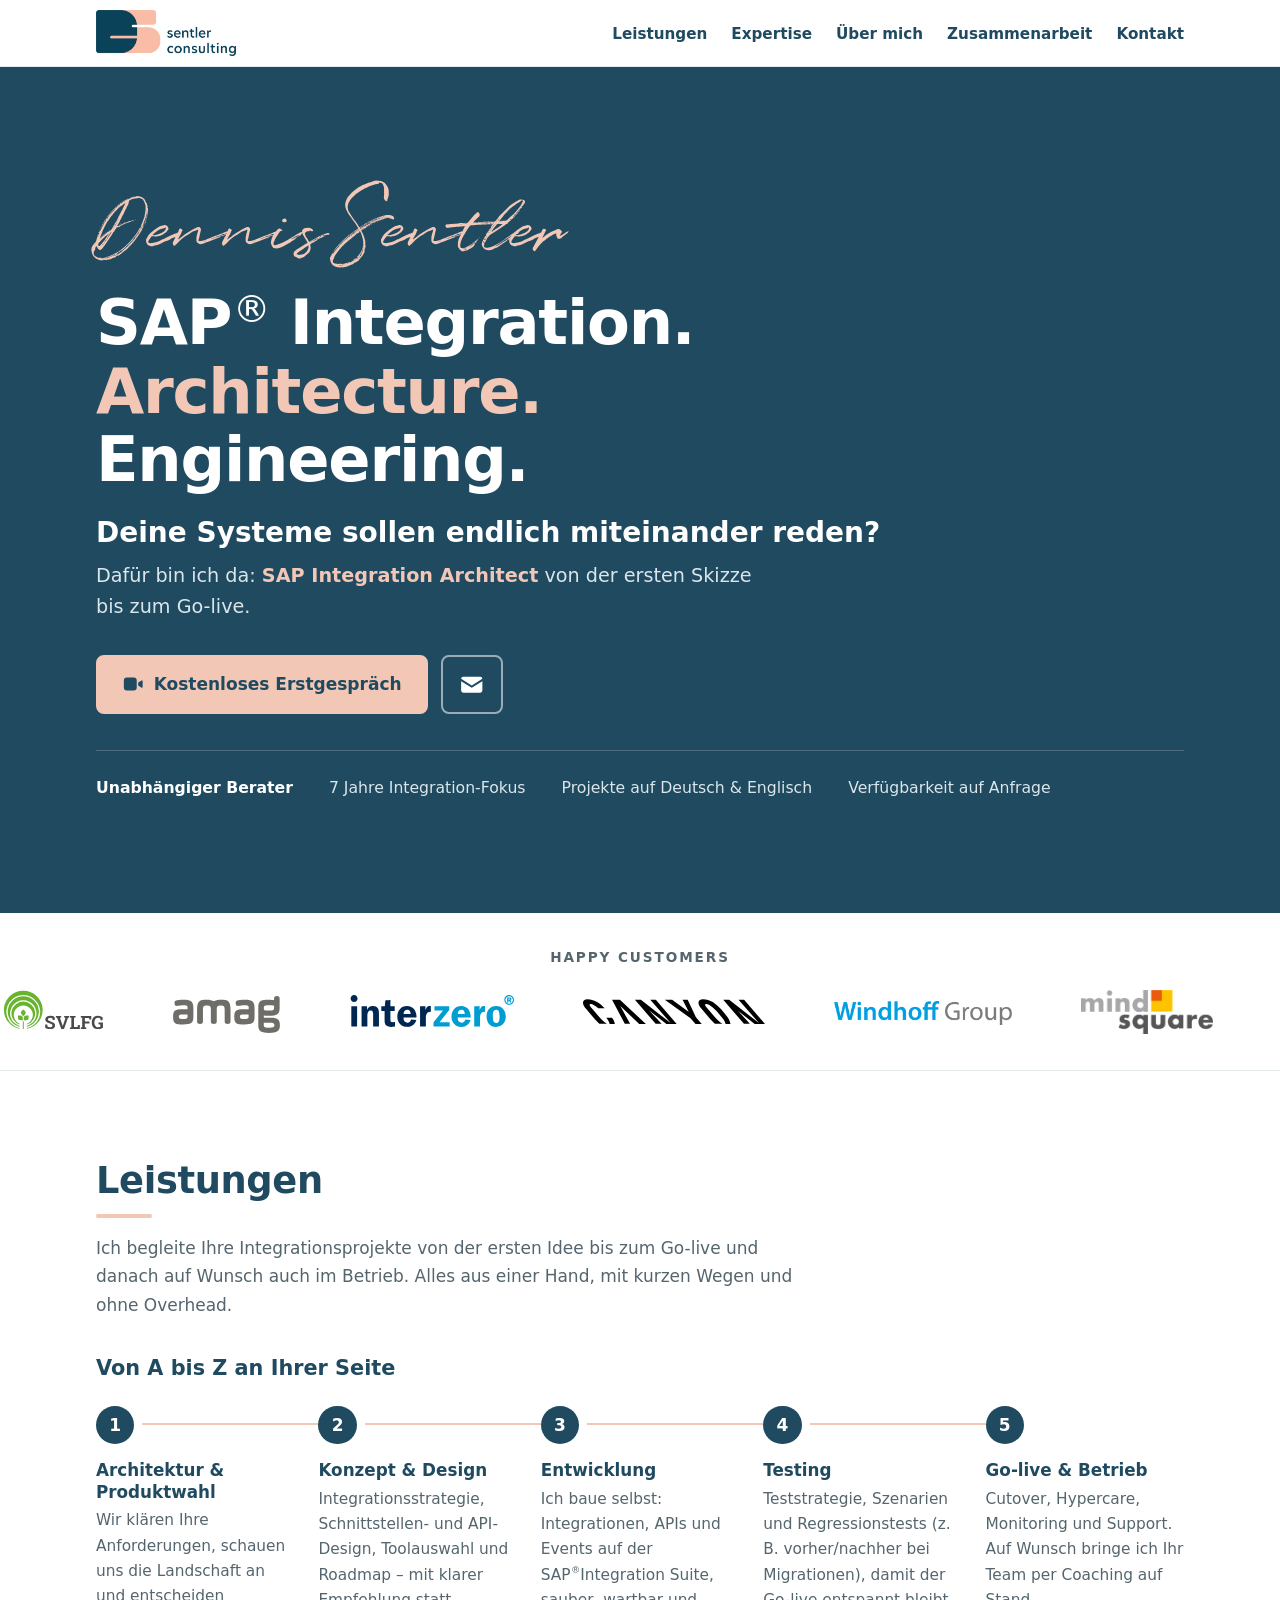
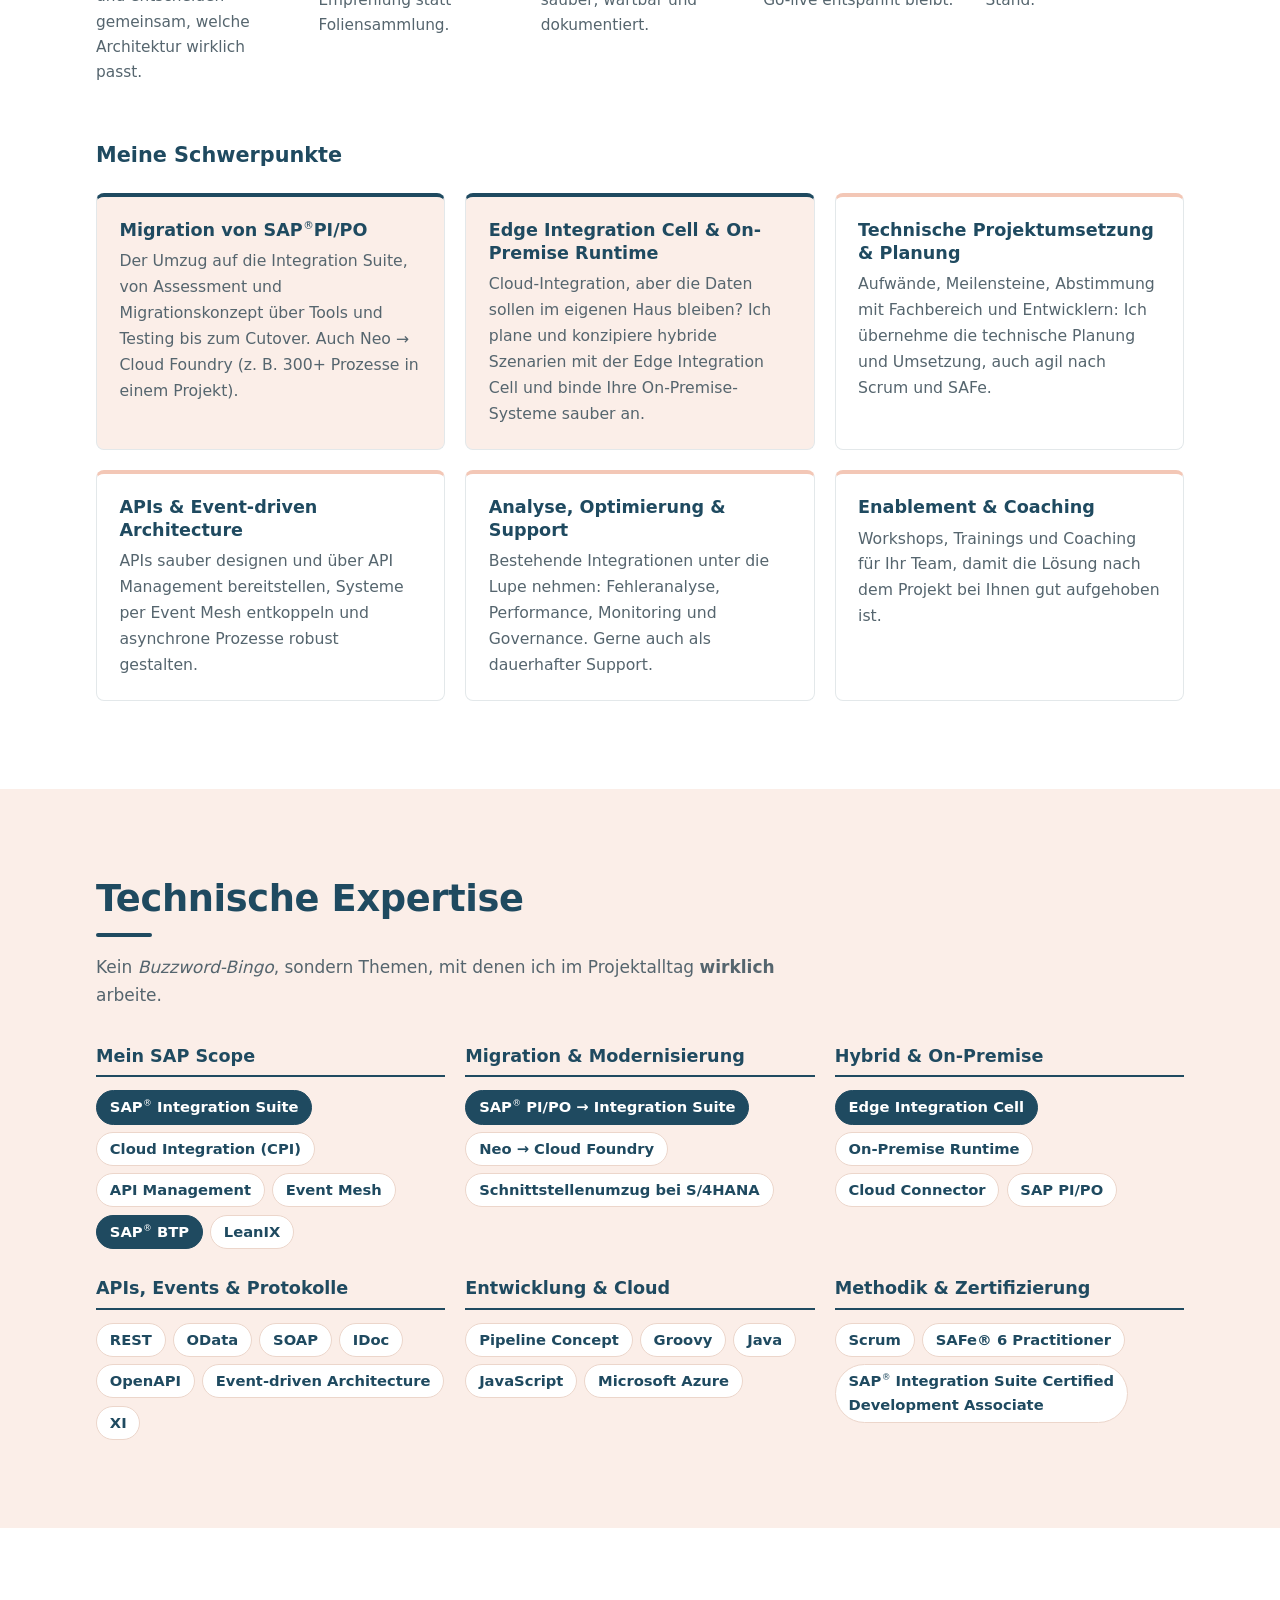
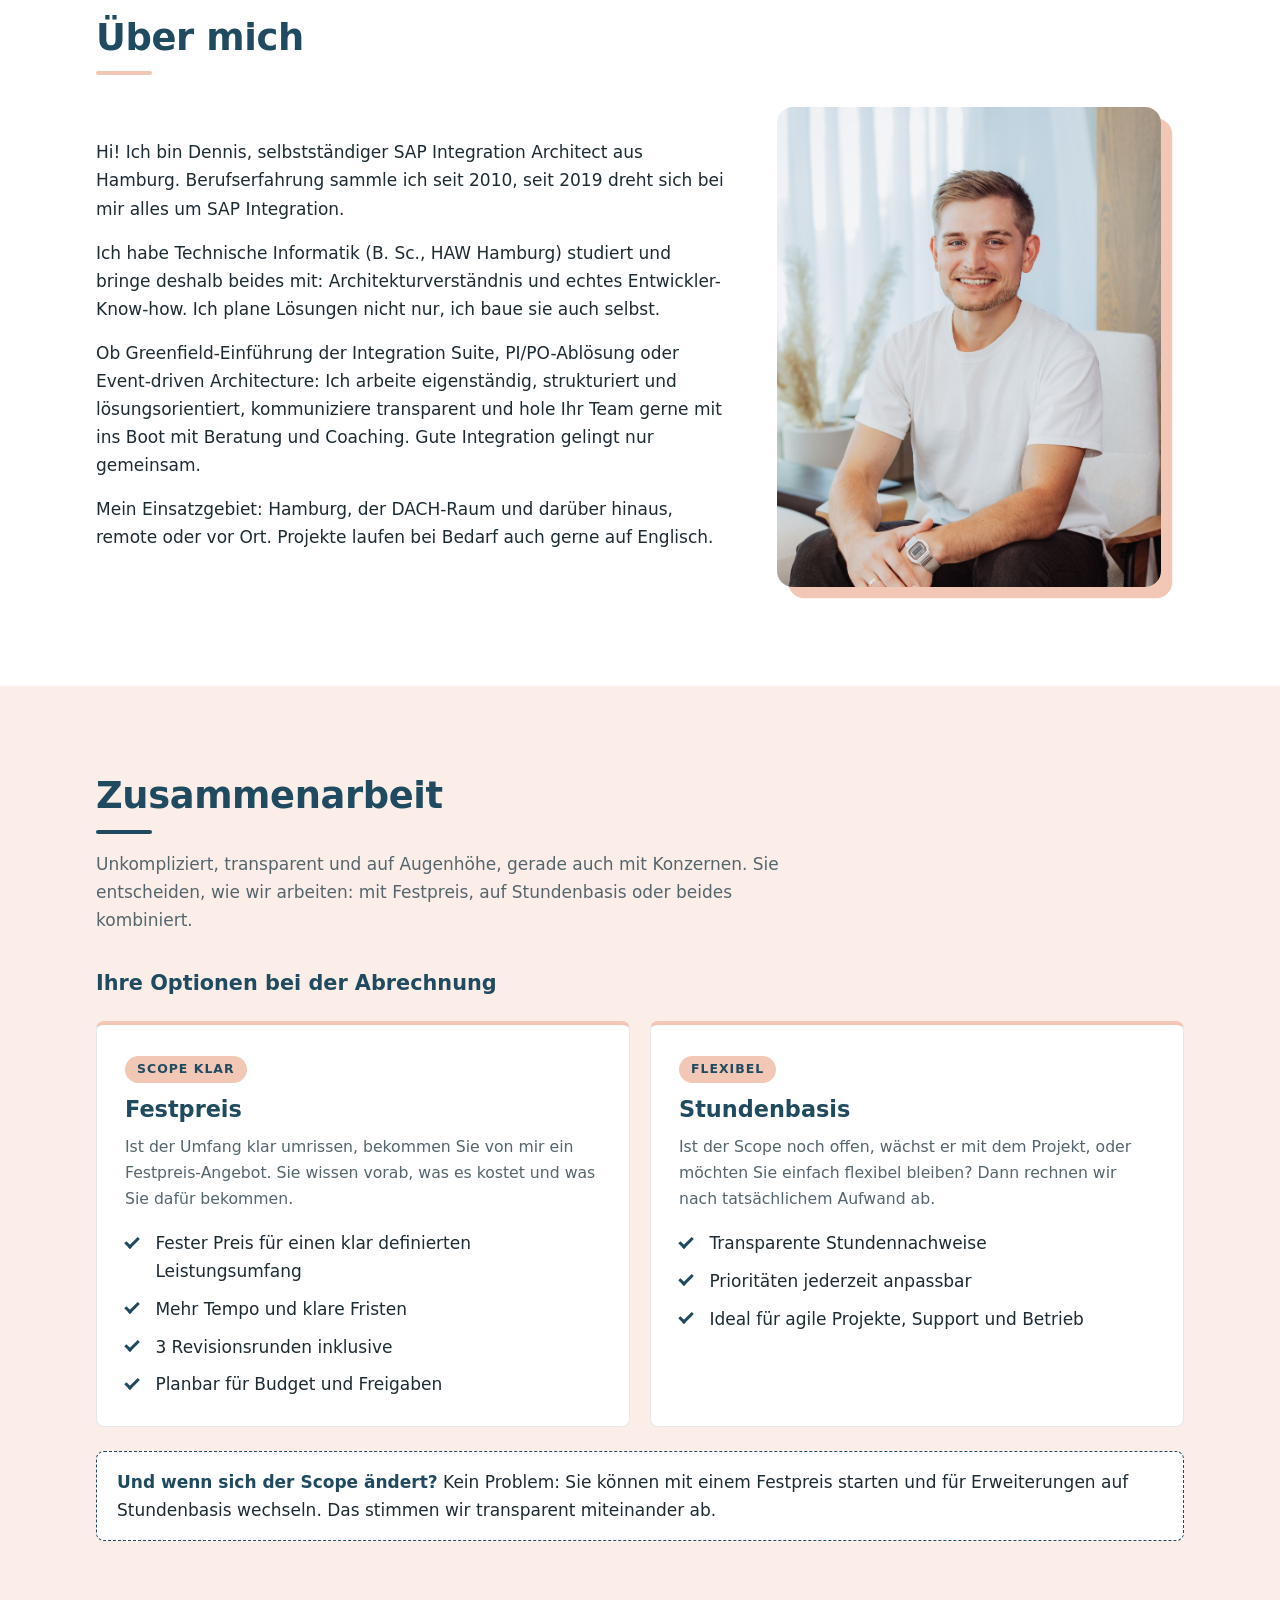
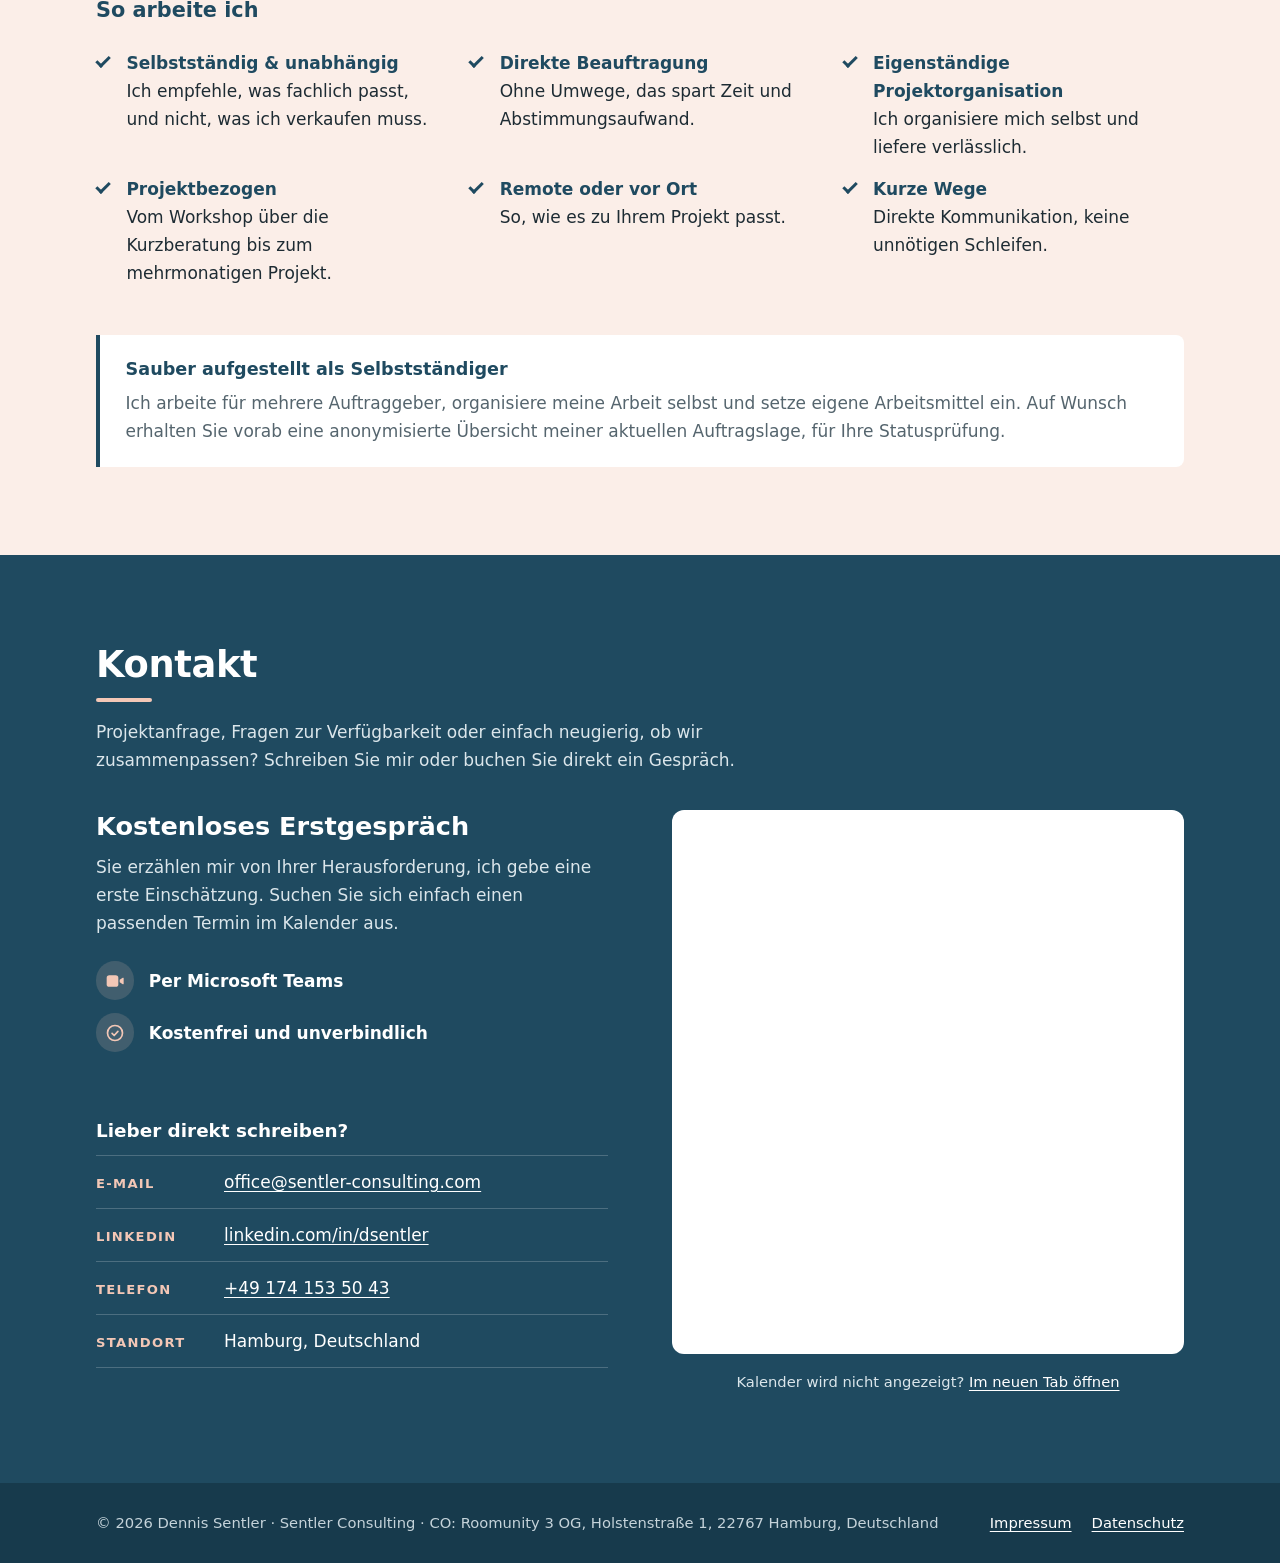
<file: index.html>
<!DOCTYPE html>
<html lang="de">
<head>
  <meta charset="utf-8">
  <meta name="viewport" content="width=device-width, initial-scale=1">
  <title>Dennis Sentler – SAP Integration Consultant &amp; Architect | Hamburg</title>
  <meta name="description" content="Unabhängiger SAP Integration Architect in Hamburg: SAP Integration Suite, PI/PO-Migration, Edge Integration Cell und API Management – von der Architektur bis zum Go-live.">
  <meta name="theme-color" content="#1f4a60">
  <meta name="robots" content="index, follow, max-snippet:-1, max-image-preview:large">
  <link rel="canonical" href="https://sentler-consulting.com/">
  <link rel="icon" type="image/png" href="/assets/favicon.png">
  <link rel="icon" type="image/svg+xml" href="assets/favicon.svg">
  <meta property="og:url" content="https://sentler-consulting.com/">
  <meta property="og:locale" content="de_DE">
  <meta property="og:site_name" content="Sentler Consulting">
  <meta name="twitter:card" content="summary_large_image">
  <script type="application/ld+json">
  {
    "@context": "https://schema.org",
    "@graph": [
      {
        "@type": "ProfessionalService",
        "@id": "https://sentler-consulting.com/#business",
        "name": "Sentler Consulting",
        "url": "https://sentler-consulting.com/",
        "logo": "https://sentler-consulting.com/assets/logo.png",
        "image": "https://sentler-consulting.com/assets/logo.png",
        "email": "office@sentler-consulting.com",
        "telephone": "+49 174 153 50 43",
        "description": "Unabhängiger SAP Integration Architect: SAP Integration Suite, PI/PO-Migration, Edge Integration Cell, API Management.",
        "address": {"@type": "PostalAddress", "addressLocality": "Hamburg", "addressCountry": "DE"},
        "areaServed": ["DE", "AT", "CH", "Europe"],
        "knowsLanguage": ["de", "en"],
        "founder": {"@id": "https://sentler-consulting.com/#person"},
        "serviceType": ["SAP Integration Suite", "SAP PI/PO Migration", "SAP Edge Integration Cell", "SAP BTP Integration", "Integration Architecture"]
      },
      {
        "@type": "Person",
        "@id": "https://sentler-consulting.com/#person",
        "name": "Dennis Sentler",
        "jobTitle": "SAP Integration Consultant & Architect",
        "url": "https://sentler-consulting.com/",
        "sameAs": ["https://www.linkedin.com/in/dsentler"],
        "worksFor": {"@id": "https://sentler-consulting.com/#business"},
        "knowsAbout": ["SAP Integration Suite", "SAP BTP", "SAP PI/PO", "Edge Integration Cell", "API Management"]
      },
      {
        "@type": "WebSite",
        "url": "https://sentler-consulting.com/",
        "name": "Sentler Consulting",
        "inLanguage": "de"
      }
    ]
  }
  </script>
  <meta property="og:title" content="Dennis Sentler – SAP Integration Consultant &amp; Architect">
  <meta property="og:description" content="SAP Integration Suite, PI/PO-Migration und Edge Integration Cell – unabhängig, direkt, aus Hamburg.">
  <meta property="og:type" content="website">
  <meta property="og:image" content="https://sentler-consulting.com/assets/logo.png">
  <link rel="stylesheet" href="styles.css?v=20261106-cta2">
</head>
<body>
  <a class="skip" href="#main">Zum Inhalt springen</a>

  <header class="site-header" id="top">
    <div class="wrap">
      <a class="brand" href="#main" aria-label="Sentler Consulting – Seitenanfang">
        <picture>
          <source media="(max-width: 40rem)" srcset="assets/logo-mark.png" width="400" height="271">
          <img src="assets/logo.png" alt="Sentler Consulting" width="1000" height="332">
        </picture>
      </a>
      <nav aria-label="Hauptnavigation">
        <ul>
          <li><a href="#leistungen">Leistungen</a></li>
          <li><a href="#expertise">Expertise</a></li>
          <li><a href="#ueber-mich">Über mich</a></li>
          <li><a href="#zusammenarbeit">Zusammenarbeit</a></li>
          <li><a href="#kontakt">Kontakt</a></li>
        </ul>
      </nav>
    </div>
  </header>

  <main id="main">
    <section class="hero" aria-labelledby="hero-title">
      <div class="wrap">
        <img class="signature" src="assets/name-script.svg" alt="Dennis Sentler" width="320" height="60">
        <h1 id="hero-title">SAP<sup class="reg">®</sup> Integration. <span>Architecture.</span> Engineering.</h1>
        <p class="lead"><span class="lead-hook"><span>Deine Systeme sollen endlich</span> <span>miteinander reden?</span></span><span class="lead-body">Dafür bin ich da: <strong>SAP Integration Architect</strong> von der ersten Skizze bis zum <span class="nw">Go-live</span>.</span></p>
        <div class="cta">
          <a class="btn btn-primary" href="#termin"><svg class="icon" viewBox="0 0 24 24" aria-hidden="true" focusable="false"><rect x="2" y="5" width="14" height="14" rx="3.2"/><path d="m17.6 10.4 3.7-2.3a.7.7 0 0 1 1.1.6v6.6a.7.7 0 0 1-1.1.6l-3.7-2.3z"/></svg>Kostenloses Erstgespräch</a>
          <a class="btn btn-ghost btn-icon" href="mailto:office@sentler-consulting.com" aria-label="E-Mail schreiben" title="office@sentler-consulting.com"><svg class="icon" viewBox="0 0 24 24" aria-hidden="true" focusable="false"><path d="M4 4.5h16A2 2 0 0 1 22 6.4L12 12.6 2 6.4A2 2 0 0 1 4 4.5z"/><path d="m2 8.7 10 6.2 10-6.2V17.5a2 2 0 0 1-2 2H4a2 2 0 0 1-2-2z"/></svg></a>
        </div>
        <ul class="facts">
          <li><strong>Unabhängiger Berater</strong></li>
          <li>7 Jahre Integration-Fokus</li>
          <li>Projekte auf Deutsch &amp; Englisch</li>
          <li>Verfügbarkeit auf Anfrage</li>
        </ul>
      </div>
    </section>

    <section id="referenzen" class="refs" aria-labelledby="ref-title">
      <div class="wrap">
        <h2 id="ref-title">Happy Customers</h2>
      </div>
      <div class="marquee">
        <ul class="marquee-track">
            <li class="svlfg"><img src="assets/customer_svlfg.svg" alt="SVLFG" decoding="async"></li>
            <li class="amag"><img src="assets/customer_AMAG_logo.svg" alt="AMAG" decoding="async"></li>
            <li class="interzero"><img src="assets/customer_interzero.svg" alt="Interzero" decoding="async"></li>
            <li class="canyon"><img src="assets/customer_CanyonBicycles.svg" alt="Canyon" decoding="async"></li>
            <li class="windhoff"><img src="assets/customer_windhoff_logo.png" alt="Windhoff Group" decoding="async"></li>
            <li class="mindsquare"><img src="assets/customer_Mindsquare_Logo.png" alt="mindsquare" decoding="async"></li>
        </ul>
        <ul class="marquee-track" aria-hidden="true">
            <li class="svlfg"><img src="assets/customer_svlfg.svg" alt="" decoding="async"></li>
            <li class="amag"><img src="assets/customer_AMAG_logo.svg" alt="" decoding="async"></li>
            <li class="interzero"><img src="assets/customer_interzero.svg" alt="" decoding="async"></li>
            <li class="canyon"><img src="assets/customer_CanyonBicycles.svg" alt="" decoding="async"></li>
            <li class="windhoff"><img src="assets/customer_windhoff_logo.png" alt="" decoding="async"></li>
            <li class="mindsquare"><img src="assets/customer_Mindsquare_Logo.png" alt="" decoding="async"></li>
        </ul>
      </div>
    </section>

    <section id="leistungen" aria-labelledby="leistungen-title">
      <div class="wrap">
        <h2 id="leistungen-title">Leistungen</h2>
        <p class="intro">Ich begleite Ihre Integrationsprojekte von der ersten Idee bis zum <span class="nw">Go-live</span> und danach auf Wunsch auch im Betrieb. Alles aus einer Hand, mit kurzen Wegen und ohne Overhead.</p>

        <h3 class="sub">Von A bis Z an Ihrer Seite</h3>
        <ol class="steps">
          <li>
            <h4>Architektur &amp; Produktwahl</h4>
            <p>Wir klären Ihre Anforderungen, schauen uns die Landschaft an und entscheiden gemeinsam, welche Architektur wirklich passt.</p>
          </li>
          <li>
            <h4>Konzept &amp; Design</h4>
            <p>Integrationsstrategie, Schnittstellen- und API-Design, Toolauswahl und Roadmap – mit klarer Empfehlung statt Foliensammlung.</p>
          </li>
          <li>
            <h4>Entwicklung</h4>
            <p>Ich baue selbst: Integrationen, APIs und Events auf der SAP<sup class="reg">®</sup>Integration Suite, sauber, wartbar und dokumentiert.</p>
          </li>
          <li>
            <h4>Testing</h4>
            <p>Teststrategie, Szenarien und Regressionstests (z. B. vorher/nachher bei Migrationen), damit der <span class="nw">Go-live</span> entspannt bleibt.</p>
          </li>
          <li>
            <h4>Go-live &amp; Betrieb</h4>
            <p>Cutover, Hypercare, Monitoring und Support. Auf Wunsch bringe ich Ihr Team per Coaching auf Stand.</p>
          </li>
        </ol>

        <h3 class="sub">Meine Schwerpunkte</h3>
        <div class="grid">
          <article class="card key">
            <h3>Migration von SAP<sup class="reg">®</sup>PI/PO</h3>
            <p>Der Umzug auf die Integration Suite, von Assessment und Migrationskonzept über Tools und Testing bis zum Cutover. Auch Neo → Cloud Foundry (z. B. 300+ Prozesse in einem Projekt).</p>
          </article>
          <article class="card key">
            <h3>Edge Integration Cell &amp; On-Premise Runtime</h3>
            <p>Cloud-Integration, aber die Daten sollen im eigenen Haus bleiben? Ich plane und konzipiere hybride Szenarien mit der Edge Integration Cell und binde Ihre On-Premise-Systeme sauber an.</p>
          </article>
          <article class="card">
            <h3>Technische Projektumsetzung &amp; Planung</h3>
            <p>Aufwände, Meilensteine, Abstimmung mit Fachbereich und Entwicklern: Ich übernehme die technische Planung und Umsetzung, auch agil nach Scrum und SAFe.</p>
          </article>
          <article class="card">
            <h3>APIs &amp; Event-driven Architecture</h3>
            <p>APIs sauber designen und über API Management bereitstellen, Systeme per Event Mesh entkoppeln und asynchrone Prozesse robust gestalten.</p>
          </article>
          <article class="card">
            <h3>Analyse, Optimierung &amp; Support</h3>
            <p>Bestehende Integrationen unter die Lupe nehmen: Fehleranalyse, Performance, Monitoring und Governance. Gerne auch als dauerhafter Support.</p>
          </article>
          <article class="card">
            <h3>Enablement &amp; Coaching</h3>
            <p>Workshops, Trainings und Coaching für Ihr Team, damit die Lösung nach dem Projekt bei Ihnen gut aufgehoben ist.</p>
          </article>
        </div>
      </div>
    </section>

    <section id="expertise" class="alt" aria-labelledby="expertise-title">
      <div class="wrap">
        <h2 id="expertise-title">Technische Expertise</h2>
        <p class="intro">Kein <i>Buzzword-Bingo</i>, sondern Themen, mit denen ich im Projektalltag <b>wirklich</b> arbeite.</p>
        <div class="skills">
          <div>
            <h3>Mein SAP Scope</h3>
            <ul class="tags"><li class="key">SAP<sup class="reg">®</sup> Integration Suite</li><li>Cloud Integration (CPI)</li><li>API Management</li><li>Event Mesh</li><li class="key">SAP<sup class="reg">®</sup> BTP</li><li>LeanIX</li></ul>
          </div>
          <div>
            <h3>Migration &amp; Modernisierung</h3>
            <ul class="tags"><li class="key">SAP<sup class="reg">®</sup> PI/PO → Integration Suite</li><li>Neo → Cloud Foundry</li><li>Schnittstellenumzug bei S/4HANA</li></ul>
          </div>
          <div>
            <h3>Hybrid &amp; On-Premise</h3>
            <ul class="tags"><li class="key">Edge Integration Cell</li><li>On-Premise Runtime</li><li>Cloud Connector</li><li>SAP PI/PO</li></ul>
          </div>
          <div>
            <h3>APIs, Events &amp; Protokolle</h3>
            <ul class="tags"><li>REST</li><li>OData</li><li>SOAP</li><li>IDoc</li><li>OpenAPI</li><li>Event-driven Architecture</li><li>XI</li></ul>
          </div>
          <div>
            <h3>Entwicklung &amp; Cloud</h3>
            <ul class="tags"><li>Pipeline Concept</li><li>Groovy</li><li>Java</li><li>JavaScript</li><li>Microsoft Azure</li></ul>
          </div>
          <div>
            <h3>Methodik &amp; Zertifizierung</h3>
            <ul class="tags"><li>Scrum</li><li>SAFe® 6 Practitioner</li><li>SAP<sup class="reg">®</sup> Integration Suite Certified<br>Development Associate</li></ul>
          </div>
        </div>
      </div>
    </section>

    <section id="ueber-mich" aria-labelledby="ueber-title">
      <div class="wrap">
        <h2 id="ueber-title">Über mich</h2>
        <div class="about">
          <div>
            <p>Hi! Ich bin Dennis, selbstständiger SAP Integration Architect aus Hamburg. Berufserfahrung sammle ich seit 2010, seit 2019 dreht sich bei mir alles um SAP Integration.</p>
            <p>Ich habe Technische Informatik (B.&nbsp;Sc., HAW Hamburg) studiert und bringe deshalb beides mit: Architekturverständnis und echtes Entwickler-Know-how. Ich plane Lösungen nicht nur, ich baue sie auch selbst.</p>
            <p>Ob Greenfield-Einführung der Integration Suite, PI/PO-Ablösung oder Event-driven Architecture: Ich arbeite eigenständig, strukturiert und lösungsorientiert, kommuniziere transparent und hole Ihr Team gerne mit ins Boot mit Beratung und Coaching. Gute Integration gelingt nur gemeinsam.</p>
            <p>Mein Einsatzgebiet: Hamburg, der DACH-Raum und darüber hinaus, remote oder vor Ort. Projekte laufen bei Bedarf auch gerne auf Englisch.</p>
          </div>
          <figure class="portrait">
            <img src="assets/profile.jpg" alt="Dennis Sentler, selbstständiger SAP Integration Architect aus Hamburg" width="1067" height="1600" loading="lazy">
          </figure>
        </div>
      </div>
    </section>

    <section id="zusammenarbeit" class="alt" aria-labelledby="zus-title">
      <div class="wrap">
        <h2 id="zus-title">Zusammenarbeit</h2>
        <p class="intro">Unkompliziert, transparent und auf Augenhöhe, gerade auch mit Konzernen. Sie entscheiden, wie wir arbeiten: mit Festpreis, auf Stundenbasis oder beides kombiniert.</p>

        <h3 class="sub">Ihre Optionen bei der Abrechnung</h3>
        <div class="models">
          <article class="card model">
            <span class="badge">Scope klar</span>
            <h3>Festpreis</h3>
            <p>Ist der Umfang klar umrissen, bekommen Sie von mir ein Festpreis-Angebot. Sie wissen vorab, was es kostet und was Sie dafür bekommen.</p>
            <ul class="ticks ticks-1">
              <li>Fester Preis für einen klar definierten Leistungsumfang</li>
              <li>Mehr Tempo und klare Fristen</li>
              <li>3 Revisionsrunden inklusive</li>
              <li>Planbar für Budget und Freigaben</li>
            </ul>
          </article>
          <article class="card model">
            <span class="badge">Flexibel</span>
            <h3>Stundenbasis</h3>
            <p>Ist der Scope noch offen, wächst er mit dem Projekt, oder möchten Sie einfach flexibel bleiben? Dann rechnen wir nach tatsächlichem Aufwand ab.</p>
            <ul class="ticks ticks-1">
              <li>Transparente Stundennachweise</li>
              <li>Prioritäten jederzeit anpassbar</li>
              <li>Ideal für agile Projekte, Support und Betrieb</li>
            </ul>
          </article>
        </div>
        <p class="combo"><strong>Und wenn sich der Scope ändert?</strong> Kein Problem: Sie können mit einem Festpreis starten und für Erweiterungen auf Stundenbasis wechseln. Das stimmen wir transparent miteinander ab.</p>

        <h3 class="sub">So arbeite ich</h3>
        <ul class="ticks">
          <li><strong>Selbstständig &amp; unabhängig</strong>Ich empfehle, was fachlich passt, und nicht, was ich verkaufen muss.</li>
          <li><strong>Direkte Beauftragung</strong>Ohne Umwege, das spart Zeit und Abstimmungsaufwand.</li>
          <li><strong>Eigenständige Projektorganisation</strong>Ich organisiere mich selbst und liefere verlässlich.</li>
          <li><strong>Projektbezogen</strong>Vom Workshop über die Kurzberatung bis zum mehrmonatigen Projekt.</li>
          <li><strong>Remote oder vor Ort</strong>So, wie es zu Ihrem Projekt passt.</li>
          <li><strong>Kurze Wege</strong>Direkte Kommunikation, keine unnötigen Schleifen.</li>
        </ul>

        <aside class="note" aria-labelledby="transparenz-title">
          <h3 id="transparenz-title">Sauber aufgestellt als Selbstständiger</h3>
          <p>Ich arbeite für mehrere Auftraggeber, organisiere meine Arbeit selbst und setze eigene Arbeitsmittel ein. Auf Wunsch erhalten Sie vorab eine anonymisierte Übersicht meiner aktuellen Auftragslage, für Ihre Statusprüfung.</p>
        </aside>
      </div>
    </section>

    <section id="kontakt" class="contact" aria-labelledby="kontakt-title">
      <div class="wrap">
        <h2 id="kontakt-title">Kontakt</h2>
        <p class="intro">Projektanfrage, Fragen zur Verfügbarkeit oder einfach neugierig, ob wir zusammenpassen? Schreiben Sie mir oder buchen Sie direkt ein Gespräch.</p>
        <div class="contact-grid cal" id="termin">
          <div class="cal-intro">
            <h3>Kostenloses Erstgespräch</h3>
            <p>Sie erzählen mir von Ihrer Herausforderung, ich gebe eine erste Einschätzung. Suchen Sie sich einfach einen passenden Termin im Kalender aus.</p>
            <ul class="facts-list">
              <li><span class="fl-icon"><svg class="icon solid" viewBox="0 0 24 24" aria-hidden="true" focusable="false"><rect x="2" y="5" width="14" height="14" rx="3.2"/><path d="m17.6 10.4 3.7-2.3a.7.7 0 0 1 1.1.6v6.6a.7.7 0 0 1-1.1.6l-3.7-2.3z"/></svg></span>Per Microsoft Teams</li>
              <li><span class="fl-icon"><svg class="icon" viewBox="0 0 24 24" aria-hidden="true" focusable="false"><circle cx="12" cy="12" r="9"/><path d="m8.5 12.5 2.5 2.5 4.5-5"/></svg></span>Kostenfrei und unverbindlich</li>
            </ul>
          </div>

          <div class="cal-wrap">
            <div class="cal-embed" id="my-cal-inline-kennenlernen"></div>
            <noscript><p><a href="https://cal.com/dennis-sentler/kennenlernen" target="_blank" rel="noopener">Termin direkt bei cal.com buchen</a></p></noscript>
            <p class="fallback">Kalender wird nicht angezeigt? <a href="https://cal.com/dennis-sentler/kennenlernen" target="_blank" rel="noopener">Im neuen Tab öffnen</a></p>
          <script>
            (function (C, A, L) { let p = function (a, ar) { a.q.push(ar); }; let d = C.document; C.Cal = C.Cal || function () { let cal = C.Cal; let ar = arguments; if (!cal.loaded) { cal.ns = {}; cal.q = cal.q || []; d.head.appendChild(d.createElement("script")).src = A; cal.loaded = true; } if (ar[0] === L) { const api = function () { p(api, arguments); }; const namespace = ar[1]; api.q = api.q || []; if(typeof namespace === "string"){cal.ns[namespace] = cal.ns[namespace] || api;p(cal.ns[namespace], ar);p(cal, ["initNamespace", namespace]);} else p(cal, ar); return;} p(cal, ar); }; })(window, "https://app.cal.com/embed/embed.js", "init");
            Cal("init", "kennenlernen", {origin:"https://app.cal.com"});
            Cal.config = Cal.config || {};
            Cal.config.forwardQueryParams = true;

            Cal.ns.kennenlernen("inline", {
              elementOrSelector: "#my-cal-inline-kennenlernen",
              config: {"layout":"month_view","useSlotsViewOnSmallScreen":"true","theme":"light"},
              calLink: "dennis-sentler/kennenlernen",
            });

            Cal.ns.kennenlernen("ui", {"cssVarsPerTheme":{"light":{"cal-brand":"#1F4A60"},"dark":{"cal-brand":"#1F4A60"}},"hideEventTypeDetails":true,"layout":"month_view"});
          </script>
          </div>

          <div class="direct">
            <h3>Lieber direkt schreiben?</h3>
            <dl>
              <div><dt>E-Mail</dt><dd><a href="mailto:office@sentler-consulting.com">office@sentler-consulting.com</a></dd></div>
              <div><dt>LinkedIn</dt><dd><a href="https://www.linkedin.com/in/dsentler" target="_blank" rel="noopener">linkedin.com/in/dsentler</a></dd></div>
              <div><dt>Telefon</dt><dd><a href="tel:+491741535043">+49 174 153 50 43</a></dd></div>
              <div><dt>Standort</dt><dd>Hamburg, Deutschland</dd></div>
            </dl>
          </div>
        </div>
      </div>
    </section>
  </main>

  <footer class="site-footer">
    <div class="wrap">
      <span>© 2026 Dennis Sentler · Sentler Consulting · CO: Roomunity 3 OG, Holstenstraße 1, 22767 Hamburg, Deutschland</span>
      <nav aria-label="Rechtliches">
        <a href="impressum.html">Impressum</a><a href="datenschutz.html">Datenschutz</a>
      </nav>
    </div>
  </footer>
  <script>
    (function () {
      var links = Array.prototype.slice.call(document.querySelectorAll('.site-header nav a[href^="#"]'));
      var items = links.map(function (a) { return { a: a, s: document.querySelector(a.getAttribute('href')) }; })
                       .filter(function (i) { return i.s; });
      if (!items.length) return;
      var ticking = false;
      var ul = links[0].closest('ul');
      var bar = document.createElement('span');
      bar.className = 'nav-indicator';
      bar.setAttribute('aria-hidden', 'true');
      ul.appendChild(bar);
      var shown = false;
      function place(a) {
        if (!a) { bar.style.opacity = '0'; return; }
        var u = ul.getBoundingClientRect(), r = a.getBoundingClientRect();
        bar.style.width = r.width + 'px';
        bar.style.transform = 'translate(' + (r.left - u.left) + 'px,' + (r.bottom - u.top - 2) + 'px)';
        bar.style.opacity = '1';
        if (!shown) { shown = true; requestAnimationFrame(function () { bar.classList.add('ready'); }); }
      }
      var current = null;
      function update() {
        ticking = false;
        var line = window.innerHeight * 0.35;
        var atEnd = window.innerHeight + window.scrollY >= document.documentElement.scrollHeight - 4;
        var next = null;
        items.forEach(function (i) { if (i.s.getBoundingClientRect().top <= line) next = i; });
        if (atEnd) next = items[items.length - 1];
        if (next === current && shown) return;
        current = next;
        items.forEach(function (i) {
          if (i === current) i.a.setAttribute('aria-current', 'true'); else i.a.removeAttribute('aria-current');
        });
        place(current && current.a);
      }
      function onResize() { place(current && current.a); onScroll(); }
      function onScroll() { if (!ticking) { ticking = true; requestAnimationFrame(update); } }
      window.addEventListener('scroll', onScroll, { passive: true });
      window.addEventListener('resize', onResize);
      update();
    })();
  </script>
</body>
</html>
</file>
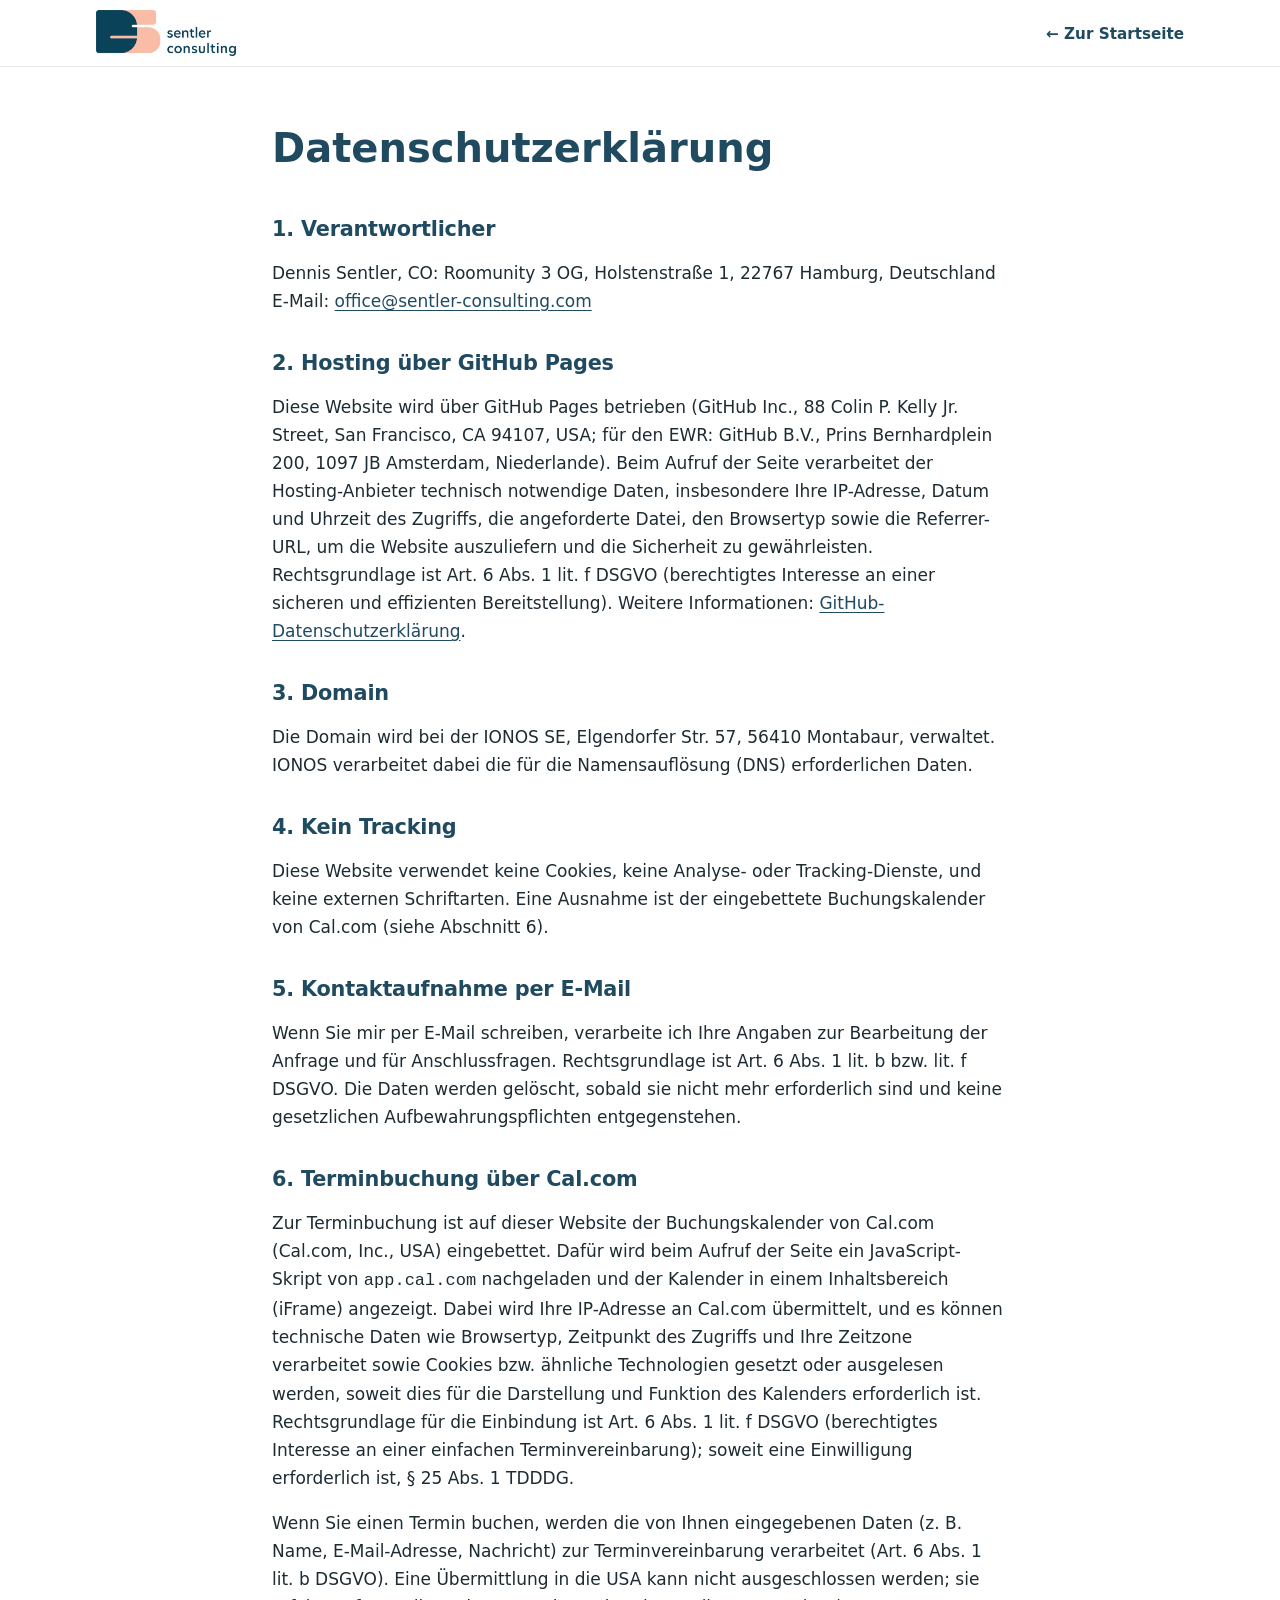
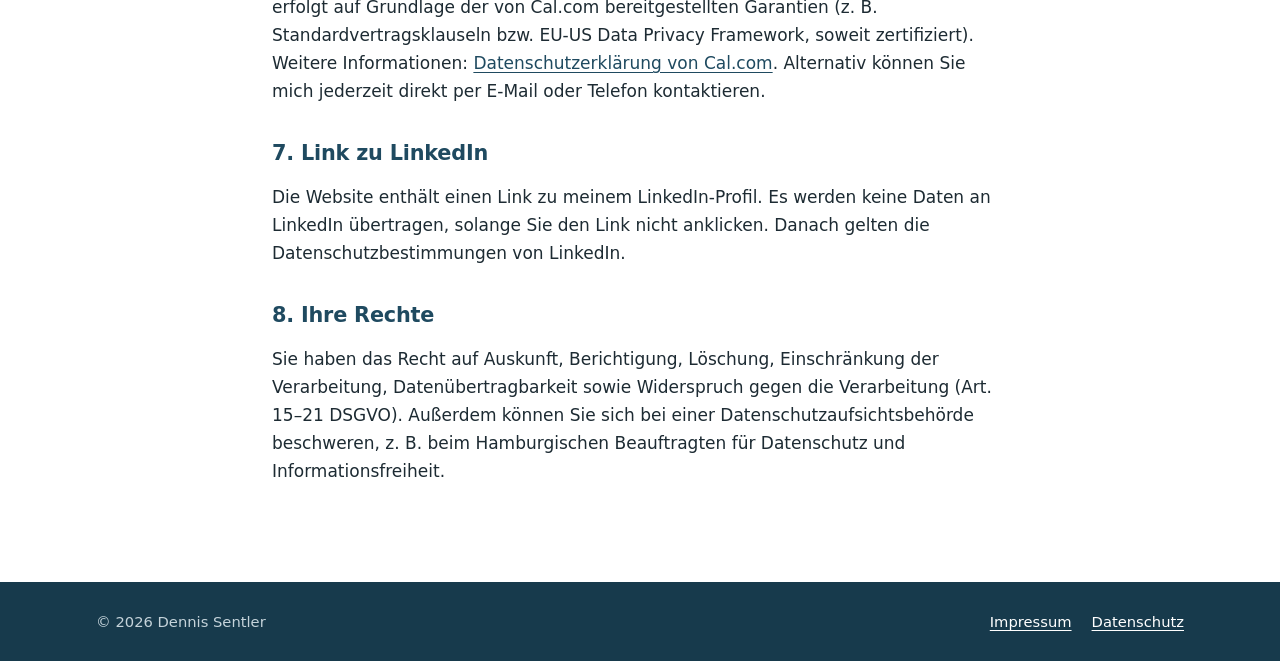
<file: datenschutz.html>
<!DOCTYPE html>
<html lang="de">
<head>
  <meta charset="utf-8">
  <meta name="viewport" content="width=device-width, initial-scale=1">
  <title>Datenschutzerklärung – Dennis Sentler</title>
  <meta name="robots" content="noindex">
  <link rel="icon" type="image/svg+xml" href="assets/favicon.svg">
  <link rel="stylesheet" href="styles.css">
</head>
<body>
  <header class="site-header">
    <div class="wrap">
      <a class="brand" href="index.html" aria-label="Zur Startseite"><picture><source media="(max-width: 40rem)" srcset="assets/logo-mark.png" width="400" height="271"><img src="assets/logo.png" alt="Sentler Consulting" width="1000" height="332"></picture></a>
      <nav aria-label="Hauptnavigation"><ul><li><a href="index.html">← Zur Startseite</a></li></ul></nav>
    </div>
  </header>
  <main class="wrap legal">
    <h1>Datenschutzerklärung</h1>

    <h2>1. Verantwortlicher</h2>
    <p>Dennis Sentler, CO: Roomunity 3 OG, Holstenstraße 1, 22767 Hamburg, Deutschland<br>
    E-Mail: <a href="mailto:office@sentler-consulting.com">office@sentler-consulting.com</a></p>

    <h2>2. Hosting über GitHub Pages</h2>
    <p>Diese Website wird über GitHub Pages betrieben (GitHub Inc., 88 Colin P. Kelly Jr. Street, San Francisco, CA 94107, USA; für den EWR: GitHub B.V., Prins Bernhardplein 200, 1097 JB Amsterdam, Niederlande). Beim Aufruf der Seite verarbeitet der Hosting-Anbieter technisch notwendige Daten, insbesondere Ihre IP-Adresse, Datum und Uhrzeit des Zugriffs, die angeforderte Datei, den Browsertyp sowie die Referrer-URL, um die Website auszuliefern und die Sicherheit zu gewährleisten. Rechtsgrundlage ist Art. 6 Abs. 1 lit. f DSGVO (berechtigtes Interesse an einer sicheren und effizienten Bereitstellung). Weitere Informationen: <a href="https://docs.github.com/de/site-policy/privacy-policies/github-general-privacy-statement" target="_blank" rel="noopener">GitHub-Datenschutzerklärung</a>.</p>

    <h2>3. Domain</h2>
    <p>Die Domain wird bei der IONOS SE, Elgendorfer Str. 57, 56410 Montabaur, verwaltet. IONOS verarbeitet dabei die für die Namensauflösung (DNS) erforderlichen Daten.</p>

    <h2>4. Kein Tracking</h2>
    <p>Diese Website verwendet keine Cookies, keine Analyse- oder Tracking-Dienste, und keine externen Schriftarten. Eine Ausnahme ist der eingebettete Buchungskalender von Cal.com (siehe Abschnitt 6).</p>

    <h2>5. Kontaktaufnahme per E-Mail</h2>
    <p>Wenn Sie mir per E-Mail schreiben, verarbeite ich Ihre Angaben zur Bearbeitung der Anfrage und für Anschlussfragen. Rechtsgrundlage ist Art. 6 Abs. 1 lit. b bzw. lit. f DSGVO. Die Daten werden gelöscht, sobald sie nicht mehr erforderlich sind und keine gesetzlichen Aufbewahrungspflichten entgegenstehen.</p>

    <h2>6. Terminbuchung über Cal.com</h2>
    <p>Zur Terminbuchung ist auf dieser Website der Buchungskalender von Cal.com (Cal.com, Inc., USA) eingebettet. Dafür wird beim Aufruf der Seite ein JavaScript-Skript von <code>app.cal.com</code> nachgeladen und der Kalender in einem Inhaltsbereich (iFrame) angezeigt. Dabei wird Ihre IP-Adresse an Cal.com übermittelt, und es können technische Daten wie Browsertyp, Zeitpunkt des Zugriffs und Ihre Zeitzone verarbeitet sowie Cookies bzw. ähnliche Technologien gesetzt oder ausgelesen werden, soweit dies für die Darstellung und Funktion des Kalenders erforderlich ist. Rechtsgrundlage für die Einbindung ist Art. 6 Abs. 1 lit. f DSGVO (berechtigtes Interesse an einer einfachen Terminvereinbarung); soweit eine Einwilligung erforderlich ist, § 25 Abs. 1 TDDDG.</p>
    <p>Wenn Sie einen Termin buchen, werden die von Ihnen eingegebenen Daten (z. B. Name, E-Mail-Adresse, Nachricht) zur Terminvereinbarung verarbeitet (Art. 6 Abs. 1 lit. b DSGVO). Eine Übermittlung in die USA kann nicht ausgeschlossen werden; sie erfolgt auf Grundlage der von Cal.com bereitgestellten Garantien (z. B. Standardvertragsklauseln bzw. EU-US Data Privacy Framework, soweit zertifiziert). Weitere Informationen: <a href="https://cal.com/privacy" target="_blank" rel="noopener">Datenschutzerklärung von Cal.com</a>. Alternativ können Sie mich jederzeit direkt per E-Mail oder Telefon kontaktieren.</p>

    <h2>7. Link zu LinkedIn</h2>
    <p>Die Website enthält einen Link zu meinem LinkedIn-Profil. Es werden keine Daten an LinkedIn übertragen, solange Sie den Link nicht anklicken. Danach gelten die Datenschutzbestimmungen von LinkedIn.</p>

    <h2>8. Ihre Rechte</h2>
    <p>Sie haben das Recht auf Auskunft, Berichtigung, Löschung, Einschränkung der Verarbeitung, Datenübertragbarkeit sowie Widerspruch gegen die Verarbeitung (Art. 15–21 DSGVO). Außerdem können Sie sich bei einer Datenschutzaufsichtsbehörde beschweren, z. B. beim Hamburgischen Beauftragten für Datenschutz und Informationsfreiheit.</p>
  </main>
  <footer class="site-footer">
    <div class="wrap">
      <span>© 2026 Dennis Sentler</span>
      <nav aria-label="Rechtliches"><a href="impressum.html">Impressum</a><a href="datenschutz.html">Datenschutz</a></nav>
    </div>
  </footer>
</body>
</html>
</file>
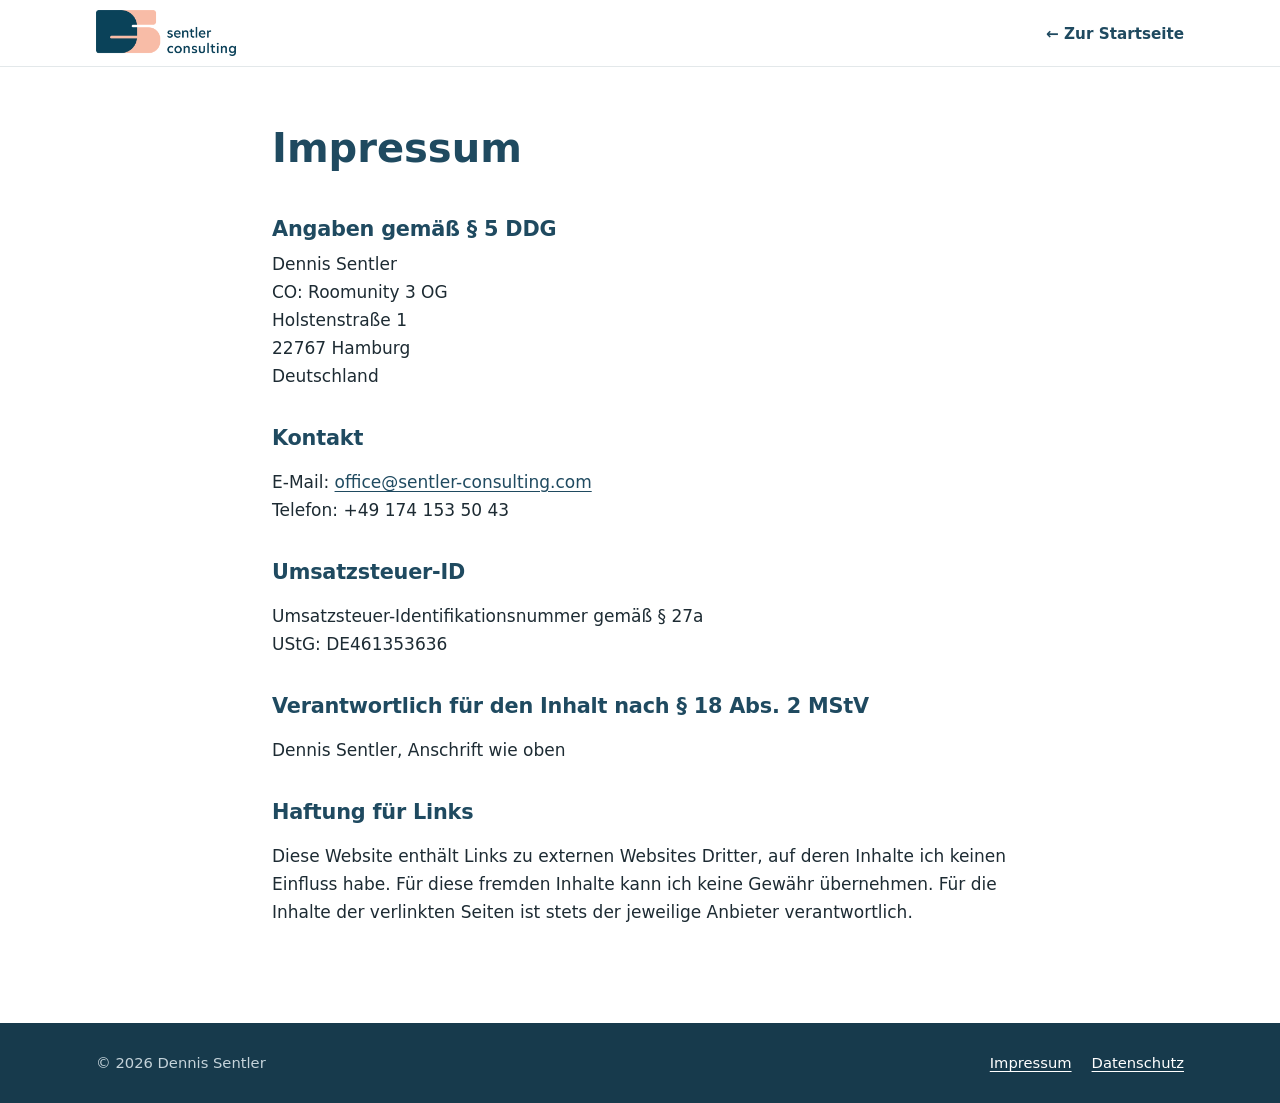
<file: impressum.html>
<!DOCTYPE html>
<html lang="de">
<head>
  <meta charset="utf-8">
  <meta name="viewport" content="width=device-width, initial-scale=1">
  <title>Impressum – Dennis Sentler</title>
  <meta name="robots" content="noindex">
  <link rel="icon" type="image/svg+xml" href="assets/favicon.svg">
  <link rel="stylesheet" href="styles.css">
</head>
<body>
  <header class="site-header">
    <div class="wrap">
      <a class="brand" href="index.html" aria-label="Zur Startseite"><picture><source media="(max-width: 40rem)" srcset="assets/logo-mark.png" width="400" height="271"><img src="assets/logo.png" alt="Sentler Consulting" width="1000" height="332"></picture></a>
      <nav aria-label="Hauptnavigation"><ul><li><a href="index.html">← Zur Startseite</a></li></ul></nav>
    </div>
  </header>
  <main class="wrap legal">
    <h1>Impressum</h1>
    <h2>Angaben gemäß § 5 DDG</h2>
    <address>
      Dennis Sentler<br>
      CO: Roomunity 3 OG<br>
      Holstenstraße 1<br>
      22767 Hamburg<br>
      Deutschland
    </address>
    <h2>Kontakt</h2>
    <p>E-Mail: <a href="mailto:office@sentler-consulting.com">office@sentler-consulting.com</a><br>
    Telefon: +49 174 153 50 43</p>
    <h2>Umsatzsteuer-ID</h2>
    <p>Umsatzsteuer-Identifikationsnummer gemäß § 27a <br>UStG: DE461353636</p>
    <h2>Verantwortlich für den Inhalt nach § 18 Abs. 2 MStV</h2>
    <p>Dennis Sentler, Anschrift wie oben</p>
    <h2>Haftung für Links</h2>
    <p>Diese Website enthält Links zu externen Websites Dritter, auf deren Inhalte ich keinen Einfluss habe. Für diese fremden Inhalte kann ich keine Gewähr übernehmen. Für die Inhalte der verlinkten Seiten ist stets der jeweilige Anbieter verantwortlich.</p>
  </main>
  <footer class="site-footer">
    <div class="wrap">
      <span>© 2026 Dennis Sentler</span>
      <nav aria-label="Rechtliches"><a href="impressum.html">Impressum</a><a href="datenschutz.html">Datenschutz</a></nav>
    </div>
  </footer>
</body>
</html>
</file>
<file: styles.css>
:root {
  --dark: #1f4a60;
  --dark-2: #173a4c;
  --peach: #f3c7b6;
  --peach-soft: #fbeee8;
  --ink: #1d2b33;
  --muted: #55656e;
  --line: #e3e8ea;
  --bg: #ffffff;
  --max: 68rem;
  --font: system-ui, -apple-system, "Segoe UI", Roboto, "Helvetica Neue", Arial, sans-serif;
}

*, *::before, *::after { box-sizing: border-box; }

html { scroll-behavior: smooth; scroll-padding-top: 5rem; }

sup.reg {
  font-size: 0.6em;
  line-height: 0;       /* verhindert, dass die Zeile höher wird */
  vertical-align: super;
  margin-left: 0.05em;
  font-weight: 400;
}

body {
  margin: 0;
  font-family: var(--font);
  font-size: 1.0625rem;
  line-height: 1.65;
  color: var(--ink);
  background: var(--bg);
}

img { max-width: 100%; height: auto; display: block; }

a { color: var(--dark); text-underline-offset: 3px; }
a:hover { color: var(--dark-2); }

:focus-visible { outline: 3px solid var(--dark); outline-offset: 3px; border-radius: 2px; }

.wrap { width: min(100% - 2.5rem, var(--max)); margin-inline: auto; }

.skip {
  position: absolute; left: -999px; top: 0;
  background: var(--dark); color: #fff; padding: .6rem 1rem; z-index: 100;
}
.skip:focus { left: 0; }

/* Header */
.site-header {
  position: sticky; top: 0; z-index: 50;
  background: rgba(255, 255, 255, .96);
  border-bottom: 1px solid var(--line);
}
.site-header .wrap {
  display: flex; align-items: center; justify-content: space-between;
  gap: 1rem 2rem; flex-wrap: wrap; padding-block: .6rem;
}
.brand { display: flex; align-items: center; text-decoration: none; }
.brand img { height: 2.9rem; width: auto; }
.site-header nav ul {
  list-style: none; margin: 0; padding: 0;
  display: flex; flex-wrap: wrap; gap: .25rem 1.5rem;
}
.site-header nav a {
  text-decoration: none; font-weight: 600; font-size: .95rem;
  color: var(--dark); padding: .35rem 0; border-bottom: 2px solid transparent;
}
.site-header nav a:hover { color: var(--dark-2); }
.site-header nav a[aria-current="true"] { color: var(--dark-2); }
.site-header nav ul { position: relative; }
.nav-indicator {
  position: absolute; left: 0; top: 0; height: 2px; width: 0; background: var(--peach);
  border-radius: 2px; opacity: 0; pointer-events: none;
}
.nav-indicator.ready { transition: transform .35s cubic-bezier(.4, 0, .2, 1), width .35s cubic-bezier(.4, 0, .2, 1), opacity .2s; }
@media (prefers-reduced-motion: reduce) { .nav-indicator.ready { transition: none; } }

/* Buttons */
.btn {
  font: inherit; font-weight: 700;
  padding: .85rem 1.5rem; border-radius: .5rem; text-decoration: none;
  border: 2px solid var(--dark); transition: background .15s, color .15s;
}
.btn { display: inline-flex; align-items: center; gap: .6rem; }
.icon { width: 1.3em; height: 1.3em; fill: currentColor; flex: none; }
.btn-primary { background: var(--peach); color: var(--dark); border-color: var(--peach); }
.btn-primary:hover { background: #f8d9cc; color: var(--dark); border-color: #f8d9cc; }
.btn-ghost { color: #fff; border-color: rgba(255, 255, 255, .55); }
.btn-ghost:hover { background: rgba(255, 255, 255, .1); color: #fff; }

/* Hero */
.hero { background: var(--dark); color: #fff; padding-block: clamp(3.5rem, 9vw, 7rem); }
.eyebrow {
  margin: 0 0 1rem; text-transform: uppercase; letter-spacing: .14em;
  font-size: .85rem; font-weight: 700; color: var(--peach);
}
.hero h1 {
  margin: 0 0 1.25rem; font-size: clamp(2.1rem, 6vw, 3.9rem);
  line-height: 1.1; letter-spacing: -.02em; max-width: 18ch;
}
.hero h1 span { color: var(--peach); }
.hero .signature { display: block; width: clamp(16rem, 62vw, 30rem); max-width: 100%; height: auto; margin: 0 0 1.25rem -.4rem; }
.hero .lead strong { color: var(--peach); font-weight: 700; }
.hero .lead { max-width: none; font-size: 1.2rem; color: #dbe6eb; margin: 0 0 2rem; }
.hero .lead-hook {
  display: block; margin-bottom: .6rem; color: #fff; font-weight: 700;
  font-size: clamp(1.3rem, 3.2vw, 1.75rem); line-height: 1.25;
}
.hero .lead-hook span { display: inline-block; }
@media (max-width: 23rem) { .hero .lead-hook { font-size: 1.1rem; } }
.hero .lead-body { display: block; max-width: 42rem; }
.nw { white-space: nowrap; }
.cta { display: flex; flex-wrap: nowrap; align-items: stretch; gap: .85rem; margin-bottom: 2.25rem; }
.btn-icon { padding-inline: 1rem; flex: none; justify-content: center; }
.btn-icon .icon { width: 1.5em; height: 1.5em; }
.cta .btn-primary { white-space: nowrap; }
@media (max-width: 30rem) {
  .cta { gap: .6rem; }
  .cta .btn { padding: .8rem .85rem; }
  .cta .btn-primary { font-size: .95rem; gap: .45rem; }
}
@media (max-width: 22rem) { .cta .btn-primary { font-size: .85rem; } .cta .btn-primary .icon { display: none; } }
.facts {
  list-style: none; margin: 0; padding: 1.5rem 0 0;
  display: flex; flex-wrap: wrap; gap: .5rem 2.25rem;
  border-top: 1px solid rgba(255, 255, 255, .2); font-size: .98rem; color: #dbe6eb;
}
.facts strong { color: #fff; }

/* Sections */
section { padding-block: clamp(3rem, 7vw, 5.5rem); }
.alt { background: var(--peach-soft); }
h2 {
  margin: 0 0 .5rem; font-size: clamp(1.6rem, 4vw, 2.3rem);
  line-height: 1.2; color: var(--dark); letter-spacing: -.01em;
}
h2::after {
  content: ""; display: block; width: 3.5rem; height: 4px;
  background: var(--peach); margin-top: .7rem; border-radius: 2px;
}
.alt h2::after { background: var(--dark); }
.intro { color: var(--muted); max-width: 44rem; margin: 1rem 0 2.25rem; }
h3 { margin: 0 0 .4rem; font-size: 1.1rem; color: var(--dark); line-height: 1.3; }

.grid {
  display: grid; gap: 1.25rem;
  grid-template-columns: repeat(auto-fit, minmax(19rem, 1fr));
}
.card {
  background: #fff; border: 1px solid var(--line);
  border-top: 4px solid var(--peach); border-radius: .5rem; padding: 1.4rem;
}
.card p { margin: 0; color: var(--muted); font-size: .98rem; }

/* Referenzen / Logo-Karussell */
.refs { padding-block: 2.25rem; background: var(--bg); border-bottom: 1px solid var(--line); }
.refs h2 {
  font-size: .85rem; text-transform: uppercase; letter-spacing: .14em;
  color: var(--muted); text-align: center; margin-bottom: 1.5rem;
}
.refs h2::after { display: none; }
.marquee { display: flex; overflow: hidden; }
.marquee-track {
  flex: 0 0 auto; min-width: 100%; list-style: none; margin: 0; padding: 0;
  display: flex; align-items: center; justify-content: space-around; gap: 4rem; padding-right: 4rem;
  animation: scroll 28s linear infinite;
}
.marquee:hover .marquee-track { animation-play-state: paused; }
.marquee-track img { height: 2.6rem; width: auto; max-width: none; }
.marquee-track .interzero img { height: 2rem; }
.marquee-track .canyon img { height: 1.6rem; }
.marquee-track .amag img { height: 2.4rem; }
.marquee-track .windhoff img { height: 1.5rem; }
.marquee-track .mindsquare img { height: 2.8rem; }
/* optischer Ausgleich: Schwerpunkt der Logos auf eine gemeinsame Mittellinie */
.marquee-track .svlfg img { position: relative; top: -3px; }
.marquee-track .amag img { position: relative; top: 3px; }
.marquee-track .interzero img { position: relative; top: -1px; }
.marquee-track .windhoff img { position: relative; top: 1px; }
.marquee-track .mindsquare img { position: relative; top: 1px; }
@keyframes scroll { to { transform: translateX(-100%); } }
@media (prefers-reduced-motion: reduce) {
  .marquee { flex-wrap: wrap; justify-content: center; }
  .marquee-track { animation: none; flex-wrap: wrap; justify-content: center; padding: 0; gap: 1.5rem 3rem; }
  .marquee-track[aria-hidden="true"] { display: none; }
}

/* Leistungen: Ablauf */
.sub { font-size: 1.3rem; margin: 0 0 1.5rem; }
.steps { list-style: none; counter-reset: step; margin: 0 0 3.5rem; padding: 0; display: grid; gap: 1.5rem; }
.steps li { counter-increment: step; position: relative; padding-left: 3.4rem; }
.steps li::before {
  content: counter(step); position: absolute; left: 0; top: 0;
  width: 2.4rem; height: 2.4rem; border-radius: 50%;
  background: var(--dark); color: #fff; font-weight: 700; display: grid; place-items: center;
}
.steps li:not(:last-child)::after {
  content: ""; position: absolute; left: 1.1rem; top: 2.6rem; bottom: -1.3rem; width: 2px; background: var(--peach);
}
.steps h4 { margin: 0 0 .3rem; font-size: 1.05rem; color: var(--dark); line-height: 1.3; }
.steps p { margin: 0; color: var(--muted); font-size: .96rem; }
@media (min-width: 60rem) {
  .steps { grid-template-columns: repeat(5, 1fr); }
  .steps li { padding: 3.4rem 0 0; }
  .steps li:not(:last-child)::after { left: 2.9rem; right: -1.5rem; top: 1.1rem; bottom: auto; width: auto; height: 2px; }
}
.card.key { border-top-color: var(--dark); background: var(--peach-soft); }

/* Expertise */
.skills { display: grid; gap: 1.75rem 1.25rem; grid-template-columns: repeat(auto-fit, minmax(17rem, 1fr)); }
.skills > div { padding: 0; }
.skills h3 { padding-bottom: .5rem; border-bottom: 2px solid var(--dark); margin-bottom: .8rem; }
.tags { list-style: none; margin: 0; padding: 0; display: flex; flex-wrap: wrap; gap: .45rem; }
.tags li {
  background: #fff; color: var(--dark); border: 1px solid #ecd6cb; border-radius: 999px;
  padding: .25rem .8rem; font-size: .92rem; font-weight: 600;
}
.tags li.key { background: var(--dark); border-color: var(--dark); color: #fff; }
.tags-lg li { font-size: 1.05rem; padding: .4rem 1.1rem; }

/* About */
.about { display: grid; gap: 2.5rem; grid-template-columns: 1fr; margin-top: 2rem; }
@media (min-width: 55rem) { .about { grid-template-columns: 1.5fr 1fr; align-items: center; } }
.about p { margin: 0 0 1rem; }
.portrait {
  margin: 0 .7rem .7rem 0; max-width: 24rem; width: 100%; justify-self: center;
  overflow: hidden; border-radius: 1rem; box-shadow: .7rem .7rem 0 var(--peach);
}
@media (max-width: 54.99rem) { .portrait { order: -1; max-width: 17rem; margin: 0 auto .7rem; } }
.portrait img {
  display: block; width: 100%; height: auto; aspect-ratio: 4 / 5; object-fit: cover; object-position: 50% 18%;
  transform: scale(1.22); transform-origin: 53% 29%;
}

/* Collaboration */
.ticks { list-style: none; margin: 0; padding: 0; display: grid; gap: .9rem 2rem; grid-template-columns: repeat(auto-fit, minmax(18rem, 1fr)); }
.ticks li { position: relative; padding-left: 1.9rem; }
.ticks strong { display: block; color: var(--dark); }
.ticks li::before {
  content: ""; position: absolute; left: 0; top: .45rem;
  width: .9rem; height: .5rem; border-left: 3px solid var(--dark); border-bottom: 3px solid var(--dark);
  transform: rotate(-45deg);
}

/* Zusammenarbeit: Modelle */
.models { display: grid; gap: 1.25rem; grid-template-columns: repeat(auto-fit, minmax(19rem, 1fr)); margin-bottom: 1.5rem; }
.model { padding: 1.75rem; }
.model h3 { font-size: 1.4rem; margin-bottom: .6rem; }
.model p { margin-bottom: 1.1rem; }
.badge {
  display: inline-block; margin-bottom: .8rem; padding: .2rem .75rem; border-radius: 999px;
  background: var(--peach); color: var(--dark); font-size: .78rem; font-weight: 700;
  text-transform: uppercase; letter-spacing: .08em;
}
.ticks-1 { grid-template-columns: 1fr; gap: .6rem; }
.combo {
  margin: 0 0 3.5rem; padding: 1rem 1.25rem; background: #fff;
  border: 1px dashed var(--dark); border-radius: .5rem;
}
.combo strong { color: var(--dark); }
.note {
  margin-top: 3rem; background: #fff; border-left: 4px solid var(--dark);
  border-radius: 0 .5rem .5rem 0; padding: 1.4rem 1.6rem;
}
.note h3 { margin-bottom: .5rem; }
.note p { margin: 0; color: var(--muted); }

/* Contact */
.contact { background: var(--dark); color: #fff; }
.contact h2 { color: #fff; }
.contact h2::after { background: var(--peach); }
.contact .intro { color: #dbe6eb; }
.contact-grid { display: grid; gap: 2rem; grid-template-columns: repeat(auto-fit, minmax(18rem, 1fr)); align-items: start; }
.contact dl { margin: 0; display: grid; grid-template-columns: auto 1fr; gap: .6rem 1.25rem; }
.contact dt { color: var(--peach); font-weight: 700; }
.contact dd { margin: 0; }
.contact a:not(.btn) { color: #fff; }
.booking { background: rgba(255, 255, 255, .08); border: 1px solid rgba(255, 255, 255, .2); border-radius: .75rem; padding: 1.75rem; }
.booking h3 { color: #fff; font-size: 1.3rem; }
.booking p { margin: 0 0 1.25rem; color: #dbe6eb; }

/* Kontakt mit Cal.com-Embed (index-v2) */
.contact-grid.cal {
  grid-template-columns: 1fr; gap: 2.5rem; align-items: start;
  grid-template-areas: "intro" "cal" "direct";
}
@media (min-width: 62rem) {
  .contact-grid.cal {
    grid-template-columns: 1fr 1fr; column-gap: 4rem; row-gap: 2.5rem;
    grid-template-areas: "intro cal" "direct cal";
  }
}
.cal-intro { grid-area: intro; }
.cal-wrap { grid-area: cal; min-width: 0; }
.direct { grid-area: direct; }
.cal-intro h3 { color: #fff; font-size: 1.6rem; margin-bottom: .6rem; }
.cal-intro p { margin: 0 0 1.5rem; color: #dbe6eb; max-width: 34rem; }
.facts-list { list-style: none; margin: 0; padding: 0; display: grid; gap: .85rem; }
.facts-list li { display: flex; align-items: center; gap: .9rem; font-weight: 600; }
.fl-icon {
  flex: none; display: grid; place-items: center; width: 2.4rem; height: 2.4rem; border-radius: 50%;
  background: rgba(243, 199, 182, .16); color: var(--peach);
}
.fl-icon .icon.solid { fill: currentColor; stroke: none; }
.fl-icon .icon { width: 1.25rem; height: 1.25rem; fill: none; stroke: currentColor; stroke-width: 2; stroke-linecap: round; stroke-linejoin: round; }
.direct h3 { color: #fff; font-size: 1.15rem; margin-bottom: .75rem; }
.contact-grid.cal dl { display: block; }
.contact-grid.cal dl > div {
  display: grid; grid-template-columns: 7rem 1fr; gap: 1rem; align-items: baseline;
  padding: .75rem 0; border-top: 1px solid rgba(255, 255, 255, .2);
}
.contact-grid.cal dl > div:last-child { border-bottom: 1px solid rgba(255, 255, 255, .2); }
.contact-grid.cal dt { font-size: .82rem; text-transform: uppercase; letter-spacing: .1em; }
/* Unter ~48rem Breite nutzt Cal.com sein schlichtes Einzelspalten-Layout (ohne Rahmen und Branding-Zeile) */
.cal-embed { width: 100%; max-width: 40rem; min-height: 34rem; margin: 0 auto 1rem; overflow: auto; background: #fff; border-radius: .75rem; }
.fallback { margin: 0; font-size: .92rem; color: #dbe6eb; text-align: center; }
.cal-wrap .fallback a, .cal-wrap noscript a { color: #fff; }

/* Footer */
.site-footer { background: var(--dark-2); color: #c5d3da; padding-block: 1.75rem; font-size: .92rem; }
.site-footer .wrap { display: flex; flex-wrap: wrap; justify-content: space-between; gap: .75rem 2rem; }
.site-footer a { color: #fff; margin-left: 1.25rem; }
.site-footer a:first-child { margin-left: 0; }

/* Legal pages */
.legal { padding-block: 3rem 5rem; max-width: 46rem; }
.legal h1 { color: var(--dark); font-size: clamp(1.8rem, 5vw, 2.5rem); margin: 0 0 1.5rem; }
.legal h2 { font-size: 1.3rem; margin-top: 2.25rem; }
.legal h2::after { display: none; }
.legal address { font-style: normal; }

@media (prefers-reduced-motion: reduce) { html { scroll-behavior: auto; } .btn { transition: none; } }

@media print {
  .site-header, .cta { display: none; }
  .hero, .contact { background: none; color: #000; }
}
</file>
